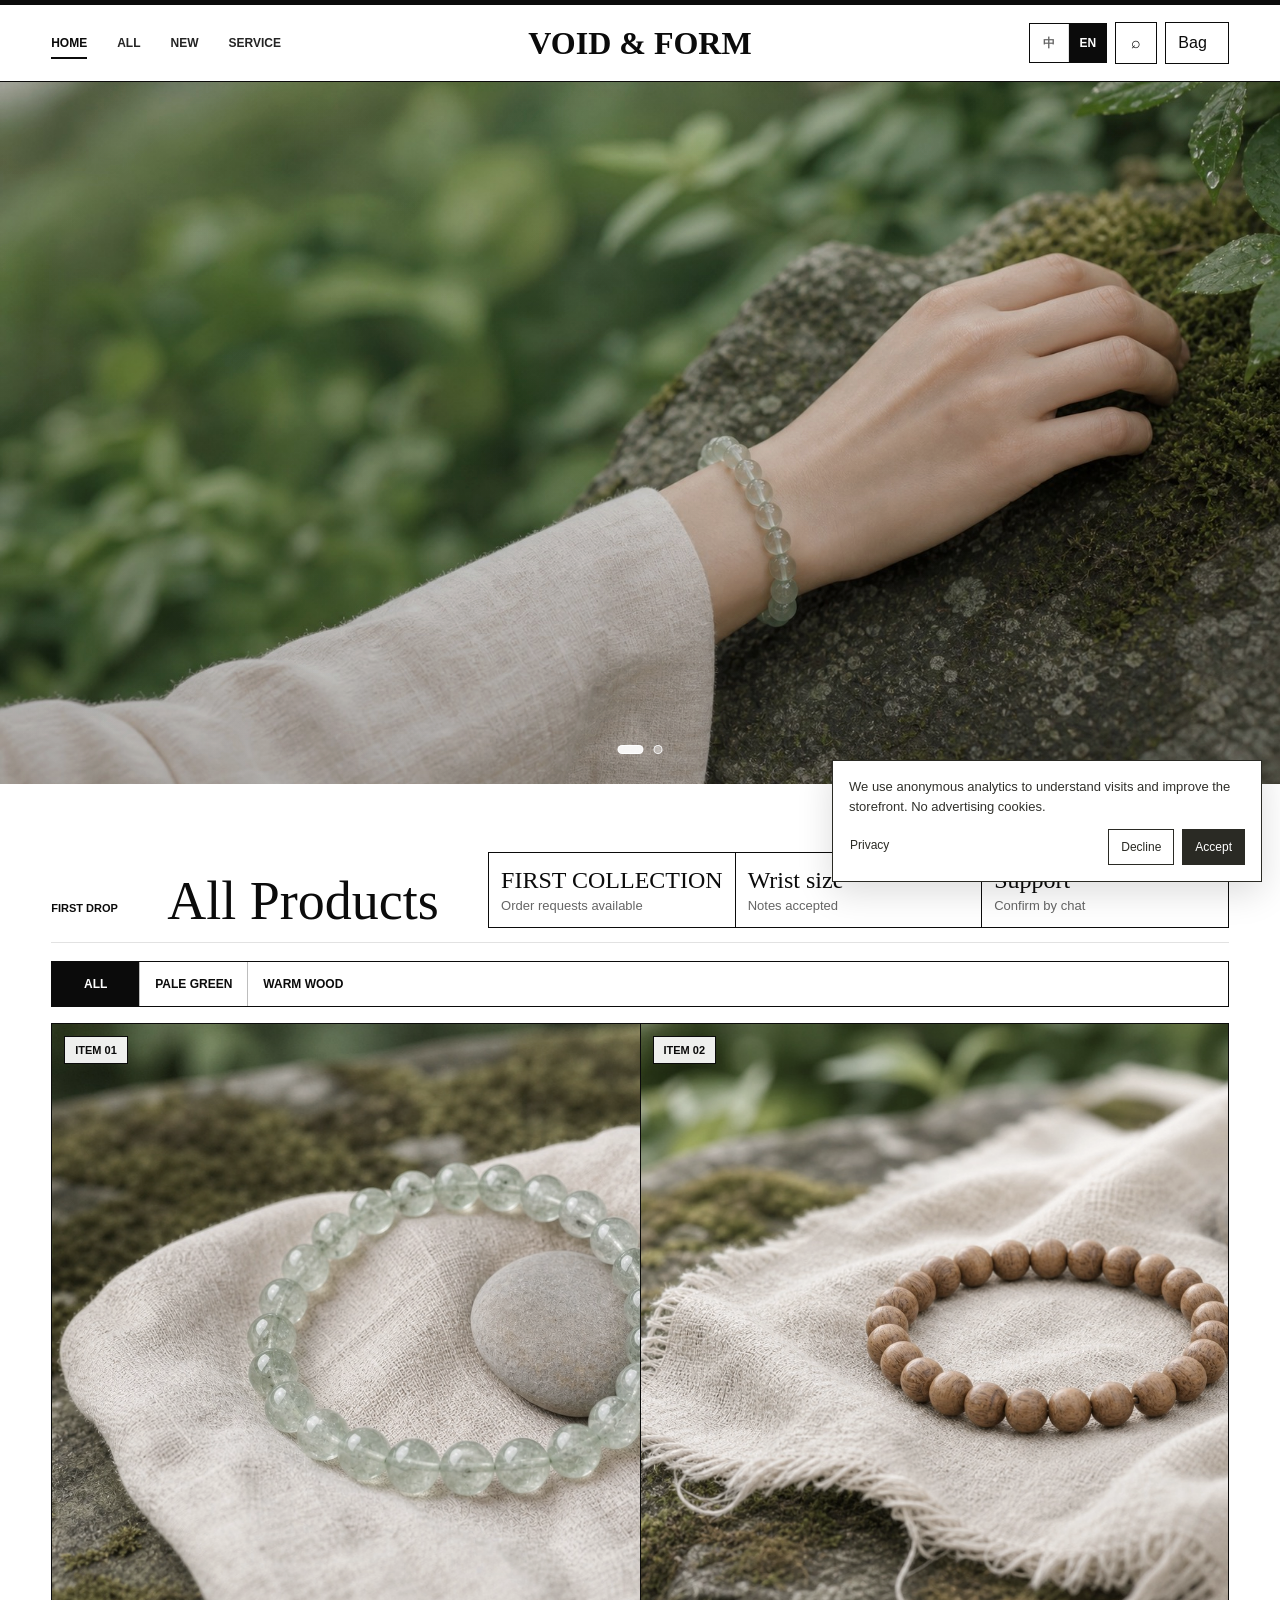
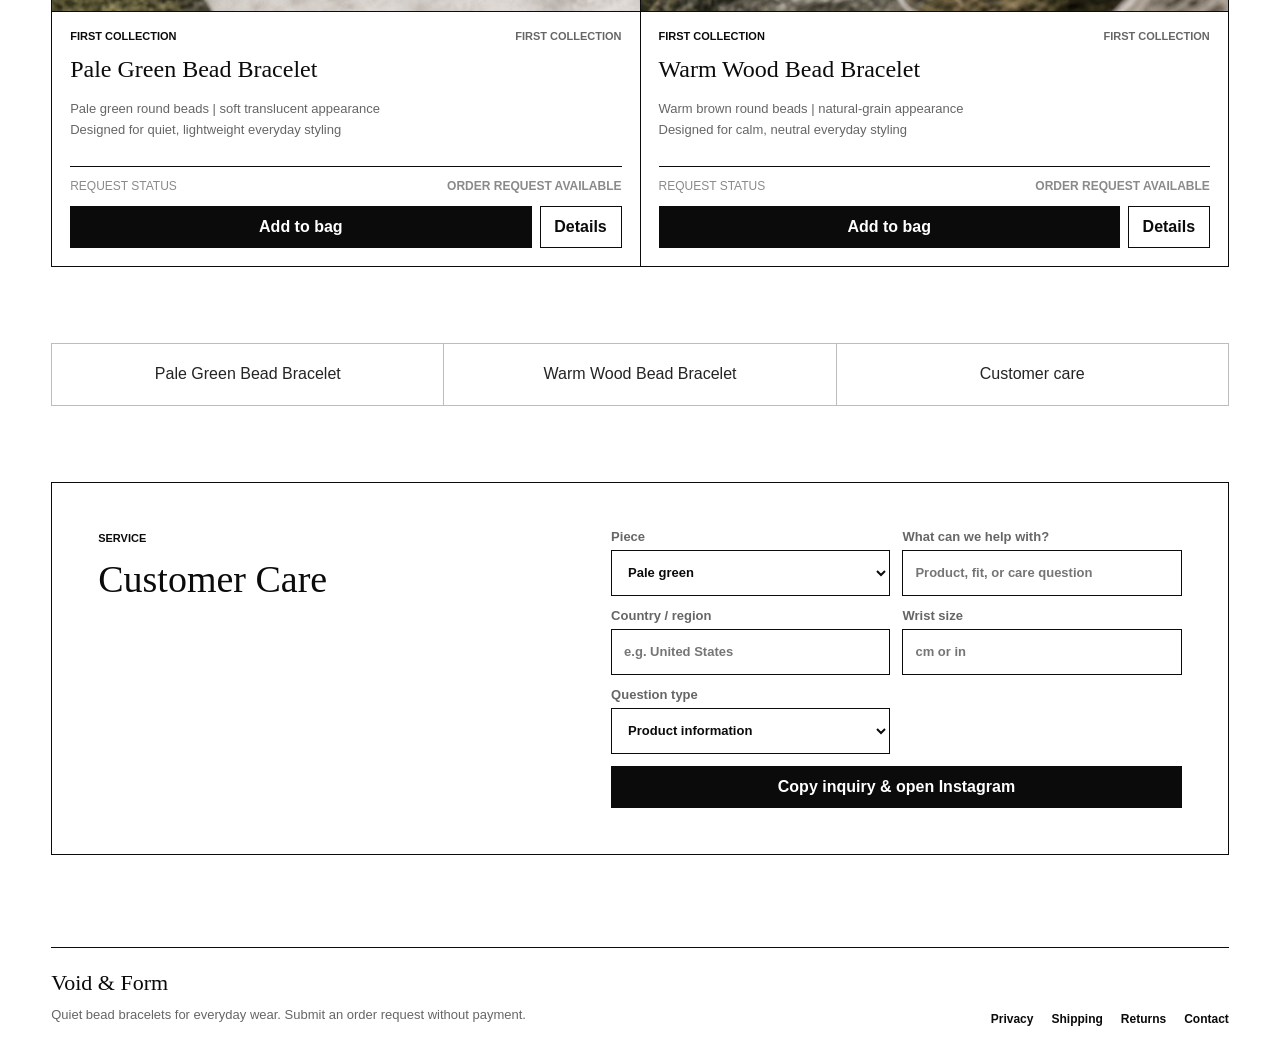
<file: index.html>
<!doctype html>
<html lang="en">
  <head>
    <meta charset="utf-8" />
    <meta name="viewport" content="width=device-width, initial-scale=1" />
    <link rel="icon" href="assets/favicon.svg" type="image/svg+xml" />
    <title>VOID &amp; FORM | Quiet Everyday Bracelets</title>
    <meta
      name="description"
      content="VOID &amp; FORM creates quiet pale-green and warm-wood bead bracelets for everyday wear."
    />
    <link rel="stylesheet" href="styles.css?v=foreign-4" />
  </head>
  <body>
    <header class="site-header" data-header>
      <a class="brand" href="#home" aria-label="VOID &amp; FORM home" data-i18n-aria-label="brandHome">
        <span class="brand-logo">
          <strong data-i18n="brandName">VOID &amp; FORM</strong>
        </span>
      </a>

      <nav class="main-nav" aria-label="Main navigation" data-i18n-aria-label="navLabel">
        <a href="#home" data-i18n="navShop">Home</a>
        <a href="#shop" data-i18n="navSets">All</a>
        <a href="#shop" data-i18n="navCare">New</a>
        <a href="#inquiry" data-i18n="navService">Contact</a>
      </nav>

      <div class="header-actions">
        <div class="language-switch" role="group" aria-label="语言 / Language">
          <button type="button" data-language="zh" aria-pressed="false">中</button>
          <button class="is-active" type="button" data-language="en" aria-pressed="true">EN</button>
        </div>
        <button class="icon-button" type="button" data-search-focus aria-label="搜索商品" data-i18n-aria-label="searchAria">
          <span aria-hidden="true">⌕</span>
        </button>
        <button class="cart-button" type="button" data-cart-open aria-label="Open shopping bag" data-i18n-aria-label="cartOpen">
          <span aria-hidden="true" data-i18n="bagIcon">Bag</span>
          <small data-cart-count hidden>0</small>
        </button>
      </div>
    </header>

    <main>
      <section class="intro-hero" id="home" aria-label="Homepage image carousel" data-i18n-aria-label="heroSliderLabel">
        <div class="intro-slider" aria-label="Homepage image carousel" data-i18n-aria-label="heroSliderLabel">
          <img class="intro-hero-image is-active" src="assets/product-pale-green-02.jpg" alt="A wrist wearing a pale green bead bracelet in soft outdoor light" data-hero-slide data-i18n-alt="introAltOne" />
          <img class="intro-hero-image" src="assets/product-warm-wood-02.jpg" alt="A wrist wearing a warm wood bead bracelet in a quiet mossy garden" data-hero-slide data-i18n-alt="introAltTwo" />
        </div>
        <div class="hero-dots" aria-label="切换首页图片" data-i18n-aria-label="heroDotsLabel">
          <button class="is-active" type="button" data-hero-dot="0" aria-label="第 1 张首页图片"></button>
          <button type="button" data-hero-dot="1" aria-label="第 2 张首页图片"></button>
        </div>
      </section>

      <section class="shop-shell" id="shop" aria-labelledby="shop-title">
        <aside class="shop-rail" aria-label="店铺信息" data-i18n-aria-label="shopInfo">
          <p class="eyebrow" data-i18n="launch">FIRST COLLECTION</p>
          <h1 id="shop-title" data-i18n="heroTitle">All Products</h1>

          <dl class="trust-list">
            <div>
              <dt data-i18n="pricePoint">FIRST COLLECTION</dt>
              <dd data-i18n="inStock">Order requests available</dd>
            </div>
            <div>
              <dt data-i18n="sevenDays">Wrist size</dt>
              <dd data-i18n="easyReturns">Ask customer care</dd>
            </div>
            <div>
              <dt data-i18n="servicePoint">Support</dt>
              <dd data-i18n="sizeAdvice">Instagram</dd>
            </div>
          </dl>
        </aside>

        <section class="commerce-panel" aria-label="商品选购" data-i18n-aria-label="commerceLabel">
          <div class="category-tabs" role="tablist" aria-label="拍品分类" data-i18n-aria-label="categoryLabel">
            <button class="tab is-active" type="button" data-category="all" data-i18n="categoryAll">All</button>
            <button class="tab" type="button" data-category="crystal" data-i18n="categoryCrystal">Pale green</button>
            <button class="tab" type="button" data-category="wood" data-i18n="categoryWood">Warm wood</button>
          </div>

          <div class="product-grid" data-product-grid></div>
          <p class="empty-state" data-empty data-i18n="empty" hidden>没有找到匹配的商品。</p>
        </section>
      </section>

      <section class="service-strip" id="service" aria-label="服务承诺" data-i18n-aria-label="serviceLabel">
        <span data-i18n="service1">Pale Green Bead Bracelet</span>
        <span data-i18n="service2">Warm Wood Bead Bracelet</span>
        <span data-i18n="service3">Customer care</span>
      </section>

      <section class="lead-section" id="inquiry" aria-labelledby="lead-title">
        <div>
          <p class="eyebrow" data-i18n="leadLabel">SERVICE</p>
          <h2 id="lead-title" data-i18n="leadTitle">Customer Care</h2>
        </div>
        <div class="lead-panel">
          <form class="lead-form" data-lead-form>
            <label>
              <span data-i18n="leadUse">Piece</span>
              <select name="use">
                <option value="GREEN" data-i18n="categoryCrystal">Pale green</option>
                <option value="WOOD" data-i18n="categoryWood">Warm wood</option>
              </select>
            </label>
            <label>
              <span data-i18n="leadBudget">What can we help with?</span>
              <input name="budget" type="text" placeholder="Product, fit, or care question" data-i18n-placeholder="leadBudgetPlaceholder" />
            </label>
            <label>
              <span data-i18n="leadCountry">Country / region</span>
              <input name="country" type="text" placeholder="e.g. United States" data-i18n-placeholder="leadCountryPlaceholder" required />
            </label>
            <label>
              <span data-i18n="leadWrist">Wrist size</span>
              <input name="wrist" type="text" placeholder="cm or in" data-i18n-placeholder="leadWristPlaceholder" />
            </label>
            <label>
              <span data-i18n="leadTiming">Question type</span>
              <select name="timing">
                <option value="product" data-i18n="leadTimingReady">Product information</option>
                <option value="care" data-i18n="leadTimingMonth">Fit and care</option>
                <option value="order" data-i18n="leadTimingCompare">Order and after-sales</option>
              </select>
            </label>
            <button class="primary-button" type="submit" data-save-lead data-i18n="leadSubmit">Copy inquiry &amp; open Instagram</button>
          </form>
        </div>
      </section>
    </main>

    <footer class="site-footer" aria-label="站点信息">
      <div>
        <strong data-i18n="footerBrand">VOID &amp; FORM</strong>
        <p data-i18n="footerNote">Quiet bead bracelets for everyday wear. You can submit an order request without payment.</p>
      </div>
      <nav aria-label="政策页面" data-i18n-aria-label="footerPolicyNav">
        <a href="privacy.html" data-i18n="footerPrivacy">隐私</a>
        <a href="shipping.html" data-i18n="footerShipping">物流</a>
        <a href="returns.html" data-i18n="footerReturns">退换</a>
        <a href="contact.html" data-i18n="footerContact">联系</a>
      </nav>
    </footer>

    <dialog class="product-dialog" data-product-dialog>
      <button class="icon-button dialog-close" type="button" data-dialog-close aria-label="关闭详情" data-i18n-aria-label="dialogClose">×</button>
      <div class="dialog-body" data-dialog-body></div>
    </dialog>

    <dialog class="cart-dialog" data-cart-dialog>
      <div class="cart-dialog-head">
        <h2 data-i18n="cartTitle">Shopping bag</h2>
        <button class="icon-button dialog-close" type="button" data-cart-close aria-label="Close shopping bag">×</button>
      </div>
      <div class="cart-items" data-cart-items></div>
      <p class="cart-note" data-cart-note></p>
      <button class="primary-button" type="button" data-order-request-open>Request this bracelet</button>
    </dialog>

    <dialog class="order-request-dialog" data-order-request-dialog>
      <div data-order-request-content></div>
    </dialog>

    <div class="toast" data-toast role="status" aria-live="polite"></div>

    <nav class="mobile-tabbar" aria-label="底部导航" data-i18n-aria-label="bottomNavLabel">
      <a href="#home"><span>⌂</span><strong data-i18n="bottomHome">首页</strong></a>
      <a href="#shop"><span>☰</span><strong data-i18n="bottomCategory">分类</strong></a>
      <a href="#shop"><span>▱</span><strong data-i18n="bottomCart">Bag</strong></a>
      <a href="#inquiry"><span>☏</span><strong data-i18n="bottomService">客服</strong></a>
    </nav>

    <script src="commerce.js?v=customer-2"></script>
    <script src="script.js?v=customer-2"></script>
  </body>
</html>
</file>
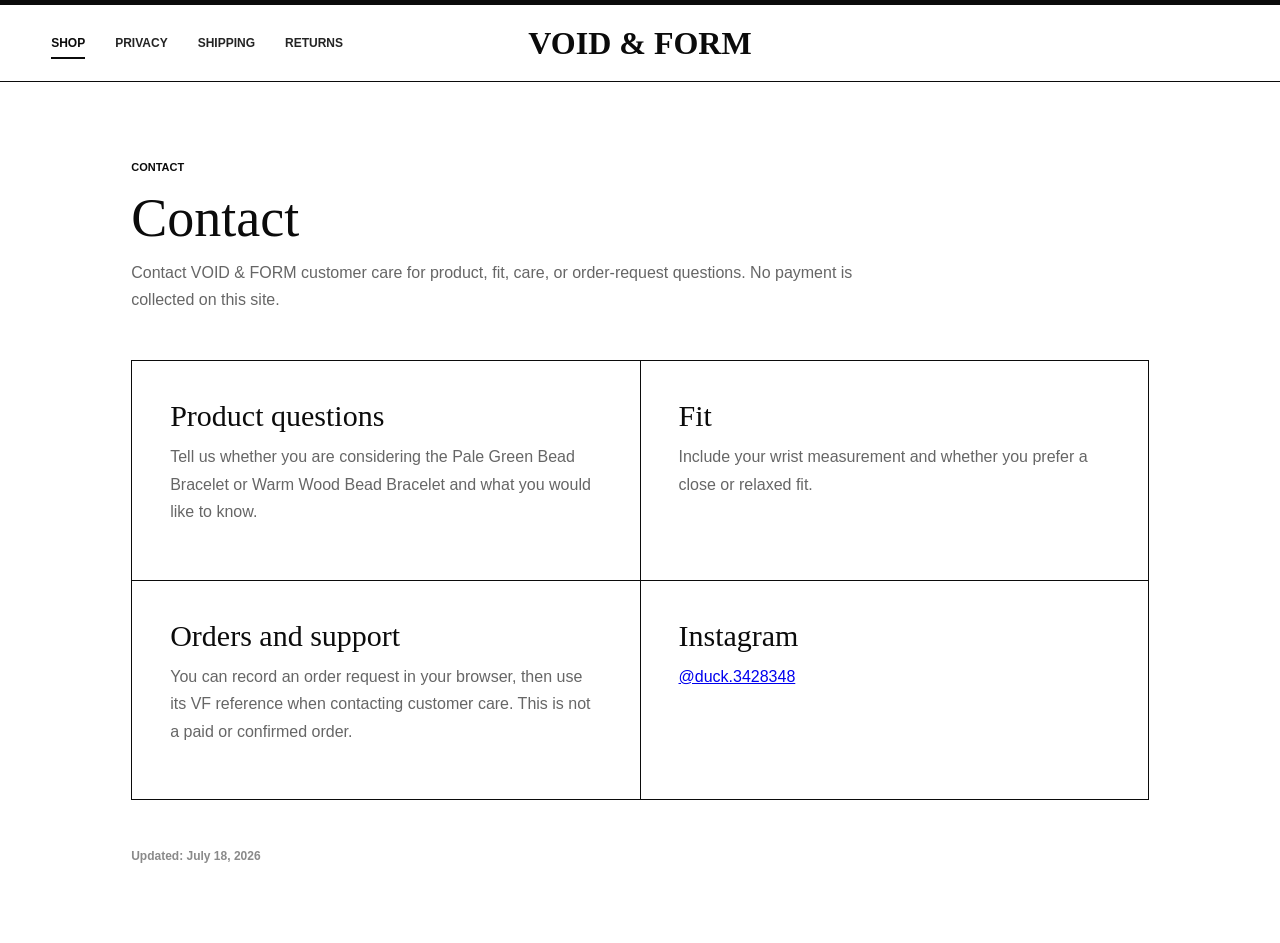
<file: contact.html>
<!doctype html>
<html lang="en">
  <head>
    <meta charset="utf-8" />
    <meta name="viewport" content="width=device-width, initial-scale=1" />
    <link rel="icon" href="assets/favicon.svg" type="image/svg+xml" />
    <title>Contact | VOID &amp; FORM</title>
    <meta name="description" content="Contact VOID &amp; FORM about pale-green and warm-wood bead bracelets." />
    <link rel="stylesheet" href="styles.css?v=customer-1" />
  </head>
  <body>
    <header class="site-header policy-header">
      <a class="brand" href="index.html?lang=en#home" aria-label="VOID &amp; FORM home">
        <span class="brand-logo"><strong>VOID &amp; FORM</strong></span>
      </a>
      <nav class="main-nav" aria-label="Policy navigation">
        <a href="index.html?lang=en#shop">Shop</a>
        <a href="privacy.html">Privacy</a>
        <a href="shipping.html">Shipping</a>
        <a href="returns.html">Returns</a>
      </nav>
    </header>
    <main class="policy-main">
      <section class="policy-hero">
        <p class="eyebrow">CONTACT</p>
        <h1>Contact</h1>
        <p>Contact VOID &amp; FORM customer care for product, fit, care, or order-request questions. No payment is collected on this site.</p>
      </section>
      <section class="policy-grid">
        <article>
          <h2>Product questions</h2>
          <p>Tell us whether you are considering the Pale Green Bead Bracelet or Warm Wood Bead Bracelet and what you would like to know.</p>
        </article>
        <article>
          <h2>Fit</h2>
          <p>Include your wrist measurement and whether you prefer a close or relaxed fit.</p>
        </article>
        <article>
          <h2>Orders and support</h2>
          <p>You can record an order request in your browser, then use its VF reference when contacting customer care. This is not a paid or confirmed order.</p>
        </article>
        <article>
          <h2>Instagram</h2>
          <p><a href="https://www.instagram.com/duck.3428348/" target="_blank" rel="noreferrer">@duck.3428348</a></p>
        </article>
      </section>
      <p class="policy-updated">Updated: July 18, 2026</p>
    </main>
  </body>
</html>
</file>
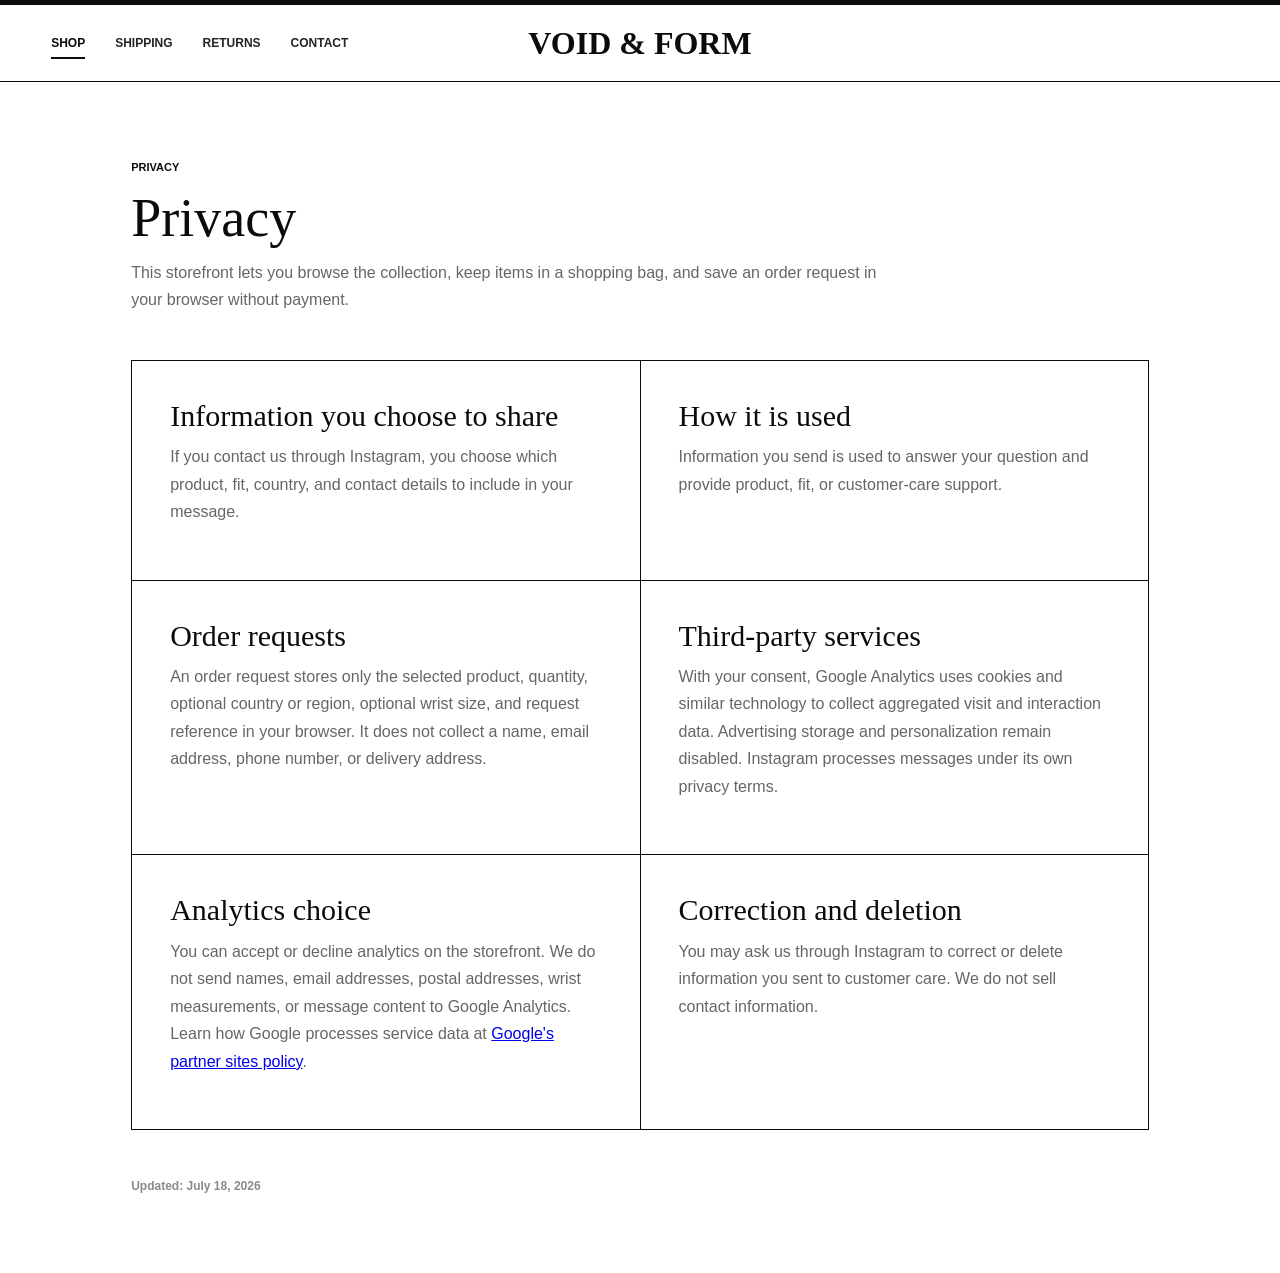
<file: privacy.html>
<!doctype html>
<html lang="en">
  <head>
    <meta charset="utf-8" />
    <meta name="viewport" content="width=device-width, initial-scale=1" />
    <link rel="icon" href="assets/favicon.svg" type="image/svg+xml" />
    <title>Privacy | VOID &amp; FORM</title>
    <meta name="description" content="How VOID &amp; FORM handles information used by this storefront and customer care." />
    <link rel="stylesheet" href="styles.css?v=customer-1" />
  </head>
  <body>
    <header class="site-header policy-header">
      <a class="brand" href="index.html?lang=en#home" aria-label="VOID &amp; FORM home">
        <span class="brand-logo"><strong>VOID &amp; FORM</strong></span>
      </a>
      <nav class="main-nav" aria-label="Policy navigation">
        <a href="index.html?lang=en#shop">Shop</a>
        <a href="shipping.html">Shipping</a>
        <a href="returns.html">Returns</a>
        <a href="contact.html">Contact</a>
      </nav>
    </header>
    <main class="policy-main">
      <section class="policy-hero">
        <p class="eyebrow">PRIVACY</p>
        <h1>Privacy</h1>
        <p>This storefront lets you browse the collection, keep items in a shopping bag, and save an order request in your browser without payment.</p>
      </section>
      <section class="policy-grid">
        <article>
          <h2>Information you choose to share</h2>
          <p>If you contact us through Instagram, you choose which product, fit, country, and contact details to include in your message.</p>
        </article>
        <article>
          <h2>How it is used</h2>
          <p>Information you send is used to answer your question and provide product, fit, or customer-care support.</p>
        </article>
        <article>
          <h2>Order requests</h2>
          <p>An order request stores only the selected product, quantity, optional country or region, optional wrist size, and request reference in your browser. It does not collect a name, email address, phone number, or delivery address.</p>
        </article>
        <article>
          <h2>Third-party services</h2>
          <p>With your consent, Google Analytics uses cookies and similar technology to collect aggregated visit and interaction data. Advertising storage and personalization remain disabled. Instagram processes messages under its own privacy terms.</p>
        </article>
        <article>
          <h2>Analytics choice</h2>
          <p>You can accept or decline analytics on the storefront. We do not send names, email addresses, postal addresses, wrist measurements, or message content to Google Analytics. Learn how Google processes service data at <a href="https://policies.google.com/technologies/partner-sites">Google's partner sites policy</a>.</p>
        </article>
        <article>
          <h2>Correction and deletion</h2>
          <p>You may ask us through Instagram to correct or delete information you sent to customer care. We do not sell contact information.</p>
        </article>
      </section>
      <p class="policy-updated">Updated: July 18, 2026</p>
    </main>
  </body>
</html>
</file>
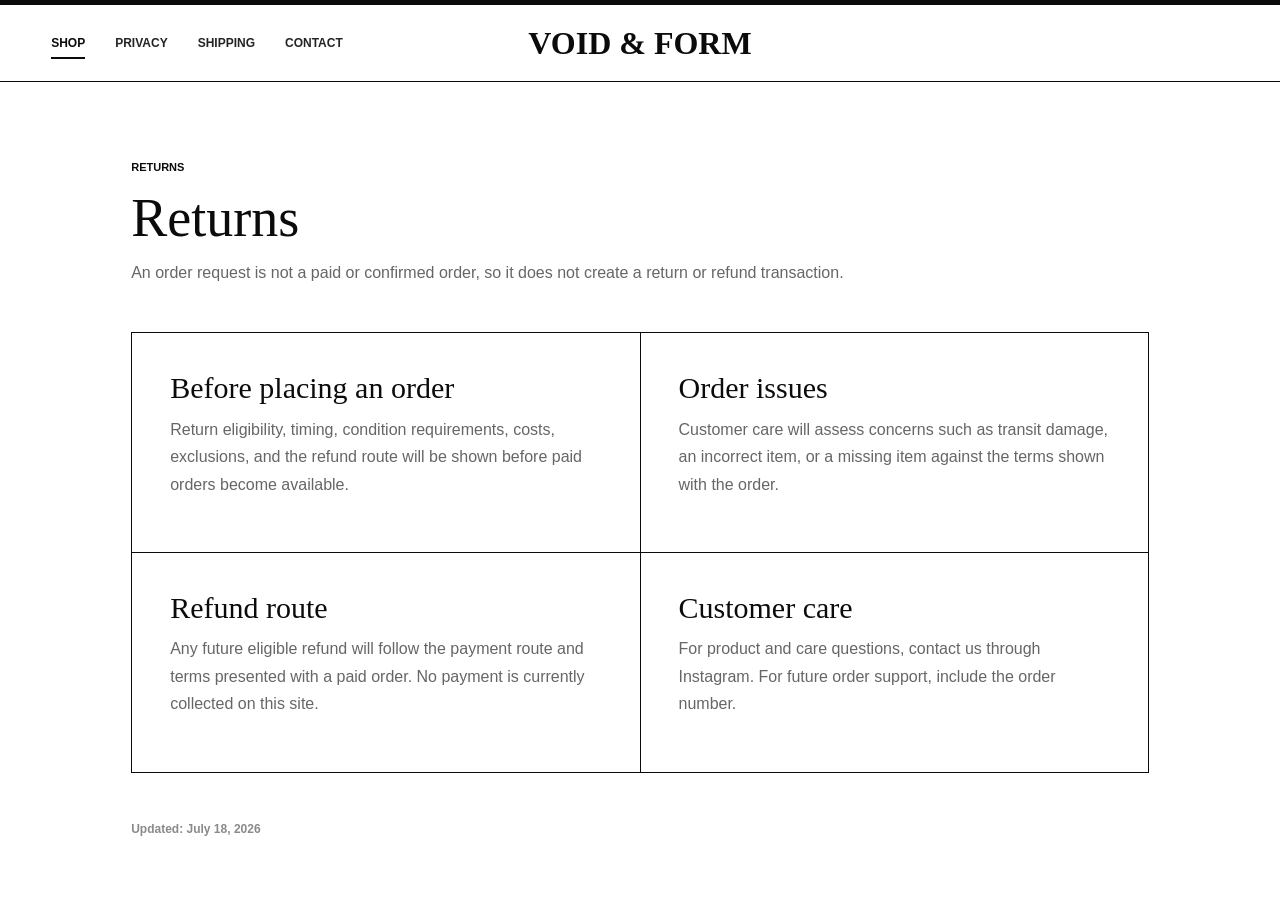
<file: returns.html>
<!doctype html>
<html lang="en">
  <head>
    <meta charset="utf-8" />
    <meta name="viewport" content="width=device-width, initial-scale=1" />
    <link rel="icon" href="assets/favicon.svg" type="image/svg+xml" />
    <title>Returns | VOID &amp; FORM</title>
    <meta name="description" content="Returns and after-sales information for VOID &amp; FORM customers." />
    <link rel="stylesheet" href="styles.css?v=customer-1" />
  </head>
  <body>
    <header class="site-header policy-header">
      <a class="brand" href="index.html?lang=en#home" aria-label="VOID &amp; FORM home">
        <span class="brand-logo"><strong>VOID &amp; FORM</strong></span>
      </a>
      <nav class="main-nav" aria-label="Policy navigation">
        <a href="index.html?lang=en#shop">Shop</a>
        <a href="privacy.html">Privacy</a>
        <a href="shipping.html">Shipping</a>
        <a href="contact.html">Contact</a>
      </nav>
    </header>
    <main class="policy-main">
      <section class="policy-hero">
        <p class="eyebrow">RETURNS</p>
        <h1>Returns</h1>
        <p>An order request is not a paid or confirmed order, so it does not create a return or refund transaction.</p>
      </section>
      <section class="policy-grid">
        <article>
          <h2>Before placing an order</h2>
          <p>Return eligibility, timing, condition requirements, costs, exclusions, and the refund route will be shown before paid orders become available.</p>
        </article>
        <article>
          <h2>Order issues</h2>
          <p>Customer care will assess concerns such as transit damage, an incorrect item, or a missing item against the terms shown with the order.</p>
        </article>
        <article>
          <h2>Refund route</h2>
          <p>Any future eligible refund will follow the payment route and terms presented with a paid order. No payment is currently collected on this site.</p>
        </article>
        <article>
          <h2>Customer care</h2>
          <p>For product and care questions, contact us through Instagram. For future order support, include the order number.</p>
        </article>
      </section>
      <p class="policy-updated">Updated: July 18, 2026</p>
    </main>
  </body>
</html>
</file>
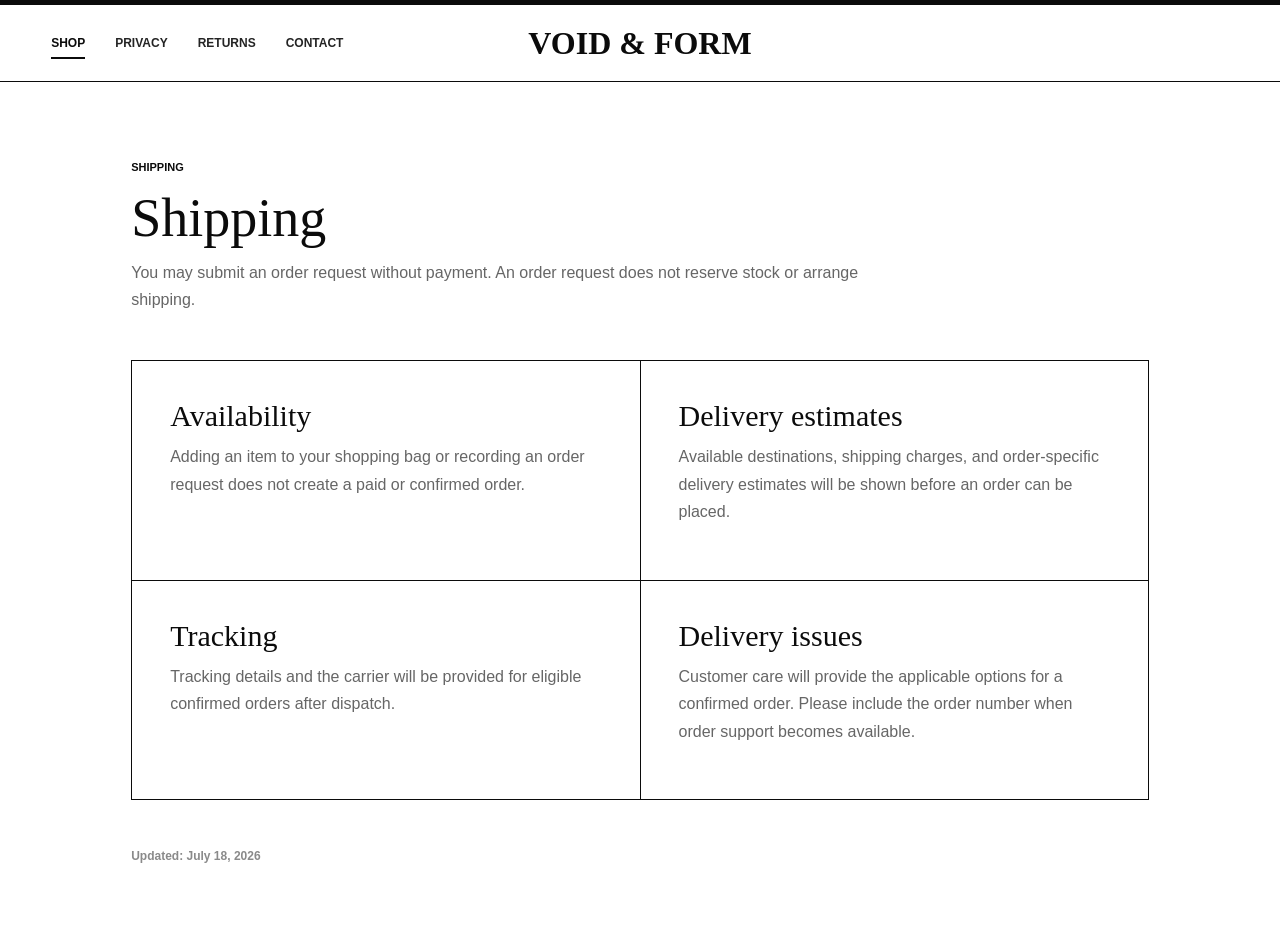
<file: shipping.html>
<!doctype html>
<html lang="en">
  <head>
    <meta charset="utf-8" />
    <meta name="viewport" content="width=device-width, initial-scale=1" />
    <link rel="icon" href="assets/favicon.svg" type="image/svg+xml" />
    <title>Shipping | VOID &amp; FORM</title>
    <meta name="description" content="Shipping information for VOID &amp; FORM customers." />
    <link rel="stylesheet" href="styles.css?v=customer-1" />
  </head>
  <body>
    <header class="site-header policy-header">
      <a class="brand" href="index.html?lang=en#home" aria-label="VOID &amp; FORM home">
        <span class="brand-logo"><strong>VOID &amp; FORM</strong></span>
      </a>
      <nav class="main-nav" aria-label="Policy navigation">
        <a href="index.html?lang=en#shop">Shop</a>
        <a href="privacy.html">Privacy</a>
        <a href="returns.html">Returns</a>
        <a href="contact.html">Contact</a>
      </nav>
    </header>
    <main class="policy-main">
      <section class="policy-hero">
        <p class="eyebrow">SHIPPING</p>
        <h1>Shipping</h1>
        <p>You may submit an order request without payment. An order request does not reserve stock or arrange shipping.</p>
      </section>
      <section class="policy-grid">
        <article>
          <h2>Availability</h2>
          <p>Adding an item to your shopping bag or recording an order request does not create a paid or confirmed order.</p>
        </article>
        <article>
          <h2>Delivery estimates</h2>
          <p>Available destinations, shipping charges, and order-specific delivery estimates will be shown before an order can be placed.</p>
        </article>
        <article>
          <h2>Tracking</h2>
          <p>Tracking details and the carrier will be provided for eligible confirmed orders after dispatch.</p>
        </article>
        <article>
          <h2>Delivery issues</h2>
          <p>Customer care will provide the applicable options for a confirmed order. Please include the order number when order support becomes available.</p>
        </article>
      </section>
      <p class="policy-updated">Updated: July 18, 2026</p>
    </main>
  </body>
</html>
</file>
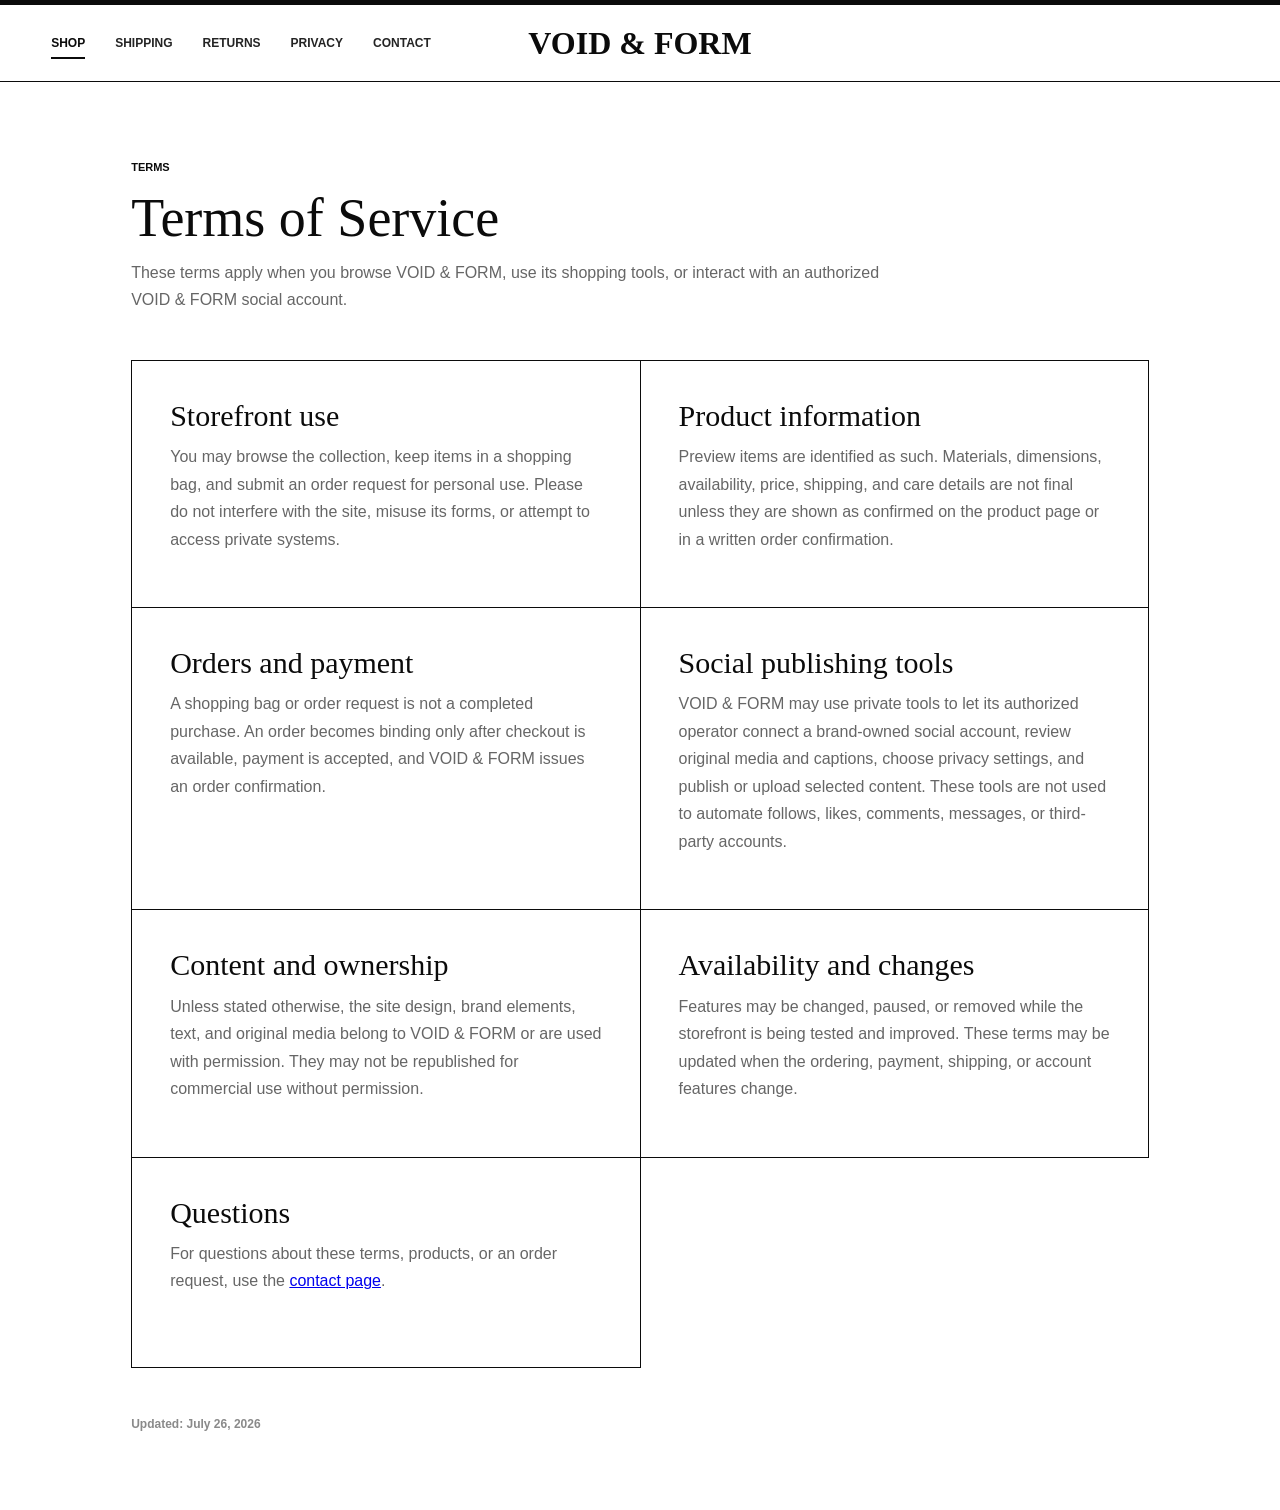
<file: terms.html>
<!doctype html>
<html lang="en">
  <head>
    <meta charset="utf-8" />
    <meta name="viewport" content="width=device-width, initial-scale=1" />
    <link rel="icon" href="assets/favicon.svg" type="image/svg+xml" />
    <title>Terms | VOID &amp; FORM</title>
    <meta
      name="description"
      content="Terms for using the VOID &amp; FORM storefront and its authorized social publishing tools."
    />
    <link rel="stylesheet" href="styles.css?v=customer-1" />
  </head>
  <body>
    <header class="site-header policy-header">
      <a class="brand" href="index.html?lang=en#home" aria-label="VOID &amp; FORM home">
        <span class="brand-logo"><strong>VOID &amp; FORM</strong></span>
      </a>
      <nav class="main-nav" aria-label="Policy navigation">
        <a href="index.html?lang=en#shop">Shop</a>
        <a href="shipping.html">Shipping</a>
        <a href="returns.html">Returns</a>
        <a href="privacy.html">Privacy</a>
        <a href="contact.html">Contact</a>
      </nav>
    </header>
    <main class="policy-main">
      <section class="policy-hero">
        <p class="eyebrow">TERMS</p>
        <h1>Terms of Service</h1>
        <p>These terms apply when you browse VOID &amp; FORM, use its shopping tools, or interact with an authorized VOID &amp; FORM social account.</p>
      </section>
      <section class="policy-grid">
        <article>
          <h2>Storefront use</h2>
          <p>You may browse the collection, keep items in a shopping bag, and submit an order request for personal use. Please do not interfere with the site, misuse its forms, or attempt to access private systems.</p>
        </article>
        <article>
          <h2>Product information</h2>
          <p>Preview items are identified as such. Materials, dimensions, availability, price, shipping, and care details are not final unless they are shown as confirmed on the product page or in a written order confirmation.</p>
        </article>
        <article>
          <h2>Orders and payment</h2>
          <p>A shopping bag or order request is not a completed purchase. An order becomes binding only after checkout is available, payment is accepted, and VOID &amp; FORM issues an order confirmation.</p>
        </article>
        <article>
          <h2>Social publishing tools</h2>
          <p>VOID &amp; FORM may use private tools to let its authorized operator connect a brand-owned social account, review original media and captions, choose privacy settings, and publish or upload selected content. These tools are not used to automate follows, likes, comments, messages, or third-party accounts.</p>
        </article>
        <article>
          <h2>Content and ownership</h2>
          <p>Unless stated otherwise, the site design, brand elements, text, and original media belong to VOID &amp; FORM or are used with permission. They may not be republished for commercial use without permission.</p>
        </article>
        <article>
          <h2>Availability and changes</h2>
          <p>Features may be changed, paused, or removed while the storefront is being tested and improved. These terms may be updated when the ordering, payment, shipping, or account features change.</p>
        </article>
        <article>
          <h2>Questions</h2>
          <p>For questions about these terms, products, or an order request, use the <a href="contact.html">contact page</a>.</p>
        </article>
      </section>
      <p class="policy-updated">Updated: July 26, 2026</p>
    </main>
  </body>
</html>
</file>
<file: styles.css>
:root {
  --ink: #0b0b0b;
  --ink-soft: #242424;
  --muted: #666666;
  --faint: #8a8a8a;
  --line: #e2e2e2;
  --line-dark: #bdbdbd;
  --paper: #ffffff;
  --panel: #ffffff;
  --accent: #0b0b0b;
  --teal: #0b0b0b;
  --gold: #8c7a45;
  --shadow: 0 18px 44px rgba(0, 0, 0, 0.08);
  --serif: Georgia, "Times New Roman", "Songti SC", "STSong", "Noto Serif CJK SC", serif;
  --sans: -apple-system, BlinkMacSystemFont, "Segoe UI", "PingFang SC", "Hiragino Sans GB",
    "Microsoft YaHei", sans-serif;
}

* {
  box-sizing: border-box;
}

html {
  scroll-behavior: smooth;
  scroll-padding-top: 94px;
}

body {
  margin: 0;
  color: var(--ink);
  background: var(--paper);
  font-family: var(--sans);
  padding-bottom: 0;
}

button,
input,
select {
  font: inherit;
}

button {
  cursor: pointer;
}

img {
  display: block;
  max-width: 100%;
}

.site-header {
  position: sticky;
  top: 0;
  z-index: 20;
  display: grid;
  grid-template-columns: 1fr auto 1fr;
  align-items: center;
  gap: 22px;
  min-height: 82px;
  padding: 10px clamp(18px, 4vw, 52px);
  border-top: 5px solid var(--ink);
  border-bottom: 1px solid var(--ink);
  background: rgba(255, 255, 255, 0.96);
  backdrop-filter: blur(12px);
}

.brand {
  grid-column: 2;
  display: inline-grid;
  place-items: center;
  color: inherit;
  text-decoration: none;
}

.brand-logo {
  display: grid;
  place-items: center;
  min-width: 96px;
}

.brand strong {
  display: block;
}

.brand strong {
  font-family: var(--serif);
  font-size: 32px;
  font-weight: 600;
  letter-spacing: 0;
  line-height: 1;
  text-align: center;
  text-indent: 0;
  white-space: nowrap;
}

.main-nav {
  grid-column: 1;
  grid-row: 1;
  display: flex;
  justify-content: start;
  gap: clamp(14px, 2.4vw, 30px);
}

.main-nav a {
  position: relative;
  color: var(--ink-soft);
  font-size: 12px;
  font-weight: 700;
  letter-spacing: 0;
  text-decoration: none;
  text-transform: uppercase;
}

.main-nav a::after {
  position: absolute;
  right: 0;
  bottom: -9px;
  left: 0;
  height: 2px;
  content: "";
  background: currentColor;
  opacity: 0;
  transform: scaleX(0.35);
  transition:
    opacity 180ms ease,
    transform 180ms ease;
}

.main-nav a:hover,
.main-nav a:first-child {
  color: var(--ink);
}

.main-nav a:hover::after,
.main-nav a:first-child::after {
  opacity: 1;
  transform: scaleX(1);
}

.header-actions {
  grid-column: 3;
  grid-row: 1;
  display: flex;
  align-items: center;
  justify-content: end;
  gap: 8px;
}

.language-switch {
  display: grid;
  grid-template-columns: repeat(2, 38px);
  border: 1px solid var(--ink);
  background: var(--panel);
}

.language-switch button {
  width: 38px;
  height: 38px;
  padding: 0;
  border: 0;
  color: var(--muted);
  background: transparent;
  font-size: 12px;
  font-weight: 700;
}

.language-switch button + button {
  border-left: 1px solid var(--line);
}

.language-switch button.is-active {
  color: var(--panel);
  background: var(--ink);
}

.icon-button,
.cart-button {
  display: inline-grid;
  place-items: center;
  min-width: 42px;
  height: 42px;
  border: 1px solid var(--ink);
  color: var(--ink);
  background: var(--panel);
}

.icon-button:hover,
.cart-button:hover,
.secondary-button:hover,
.quick-button:hover {
  border-color: var(--ink);
}

.cart-button {
  grid-template-columns: auto auto;
  gap: 9px;
  padding: 0 12px;
  text-decoration: none;
}

.cart-count {
  display: grid;
  place-items: center;
  min-width: 22px;
  height: 22px;
  color: var(--panel);
  background: var(--ink);
  font-size: 12px;
  font-weight: 700;
}

main {
  padding: 0 clamp(18px, 4vw, 52px) clamp(36px, 5vw, 68px);
}

.intro-hero {
  position: relative;
  isolation: isolate;
  display: grid;
  align-items: center;
  min-height: min(78vh, 760px);
  margin: 0 calc(-1 * clamp(18px, 4vw, 52px)) clamp(28px, 5vw, 58px);
  overflow: hidden;
  color: var(--panel);
  background: var(--ink);
}

.intro-hero::after {
  position: absolute;
  inset: 0;
  z-index: -1;
  content: "";
  background:
    linear-gradient(90deg, rgba(0, 0, 0, 0.04) 0%, rgba(0, 0, 0, 0.02) 52%, rgba(0, 0, 0, 0.08) 100%),
    linear-gradient(180deg, rgba(0, 0, 0, 0.02), rgba(0, 0, 0, 0.16));
}

.intro-slider {
  position: absolute;
  inset: 0;
  z-index: -2;
  overflow: hidden;
}

.intro-hero-image {
  position: absolute;
  inset: 0;
  width: 100%;
  height: 100%;
  object-fit: cover;
  object-position: 66% center;
  opacity: 0;
  filter: saturate(1.02) contrast(1.04);
  transform: scale(1.02);
  transition:
    opacity 900ms ease,
    transform 1800ms ease;
}

.intro-hero-image.is-active {
  opacity: 1;
  transform: scale(1);
}

.intro-copy {
  display: grid;
  gap: 22px;
  width: min(720px, calc(100% - 36px));
  margin-left: clamp(22px, 7vw, 96px);
  padding: clamp(48px, 8vw, 110px) 0;
}

.intro-copy .eyebrow,
.intro-copy p,
.intro-copy h1 {
  color: var(--panel);
}

.intro-copy h1 {
  max-width: 8.6em;
  margin: 0;
  font-size: clamp(48px, 8vw, 96px);
  line-height: 0.96;
}

.intro-copy > p:not(.eyebrow) {
  max-width: 34rem;
  margin: 0;
  color: rgba(255, 255, 255, 0.82);
  font-size: 17px;
}

.intro-entries {
  display: grid;
  grid-template-columns: repeat(4, minmax(0, 1fr));
  width: min(680px, 100%);
  border-top: 1px solid rgba(255, 255, 255, 0.72);
  border-left: 1px solid rgba(255, 255, 255, 0.72);
}

.intro-entries a {
  display: grid;
  place-items: center;
  min-height: 54px;
  padding: 0 14px;
  border-right: 1px solid rgba(255, 255, 255, 0.72);
  border-bottom: 1px solid rgba(255, 255, 255, 0.72);
  color: var(--panel);
  font-size: 13px;
  font-weight: 900;
  text-align: center;
  text-decoration: none;
}

.intro-entries a:hover {
  color: var(--ink);
  background: rgba(255, 255, 255, 0.92);
}

.intro-note {
  position: absolute;
  right: clamp(18px, 4vw, 54px);
  bottom: clamp(18px, 4vw, 48px);
  display: flex;
  gap: 18px;
  color: rgba(255, 255, 255, 0.76);
  font-size: 12px;
  font-weight: 900;
  letter-spacing: 0;
}

.hero-dots {
  position: absolute;
  bottom: 30px;
  left: 50%;
  display: flex;
  gap: 10px;
  transform: translateX(-50%);
}

.hero-dots button {
  width: 9px;
  height: 9px;
  padding: 0;
  border: 1px solid rgba(255, 255, 255, 0.86);
  border-radius: 999px;
  background: rgba(255, 255, 255, 0.38);
  cursor: pointer;
}

.hero-dots button.is-active {
  width: 26px;
  background: rgba(255, 255, 255, 0.92);
}

.shop-shell {
  display: grid;
  grid-template-columns: 1fr;
  gap: 18px;
  align-items: start;
  min-height: auto;
}

.shop-rail {
  position: static;
  display: flex;
  align-items: end;
  justify-content: space-between;
  gap: 18px;
  padding: 10px 0 14px;
  border-top: 0;
  border-bottom: 1px solid var(--line);
}

.eyebrow {
  margin: 0 0 10px;
  color: var(--ink);
  font-size: 11px;
  font-weight: 800;
  letter-spacing: 0;
  text-transform: uppercase;
}

h1,
h2,
h3,
p {
  margin-top: 0;
}

h1,
h2,
h3 {
  font-family: var(--serif);
  font-weight: 500;
  letter-spacing: 0;
}

h1 {
  max-width: 8.8em;
  margin-bottom: 0;
  font-size: clamp(34px, 4.5vw, 54px);
  line-height: 1;
}

h2 {
  margin-bottom: 10px;
  font-size: 38px;
  line-height: 1.14;
}

h3 {
  margin-bottom: 8px;
  font-size: 20px;
  line-height: 1.22;
}

p {
  color: var(--muted);
  line-height: 1.72;
}

.shop-rail > p {
  max-width: 32rem;
}

.hero-visual {
  overflow: hidden;
  border: 1px solid var(--ink);
  background: #f3f3f3;
}

.hero-visual img {
  width: 100%;
  aspect-ratio: 4 / 3;
  object-fit: cover;
  filter: grayscale(0.08) saturate(0.72) contrast(1.08);
}

.trust-list {
  display: grid;
  grid-template-columns: repeat(3, 1fr);
  gap: 0;
  margin: 0;
  border-top: 1px solid var(--ink);
  border-left: 1px solid var(--ink);
}

.trust-list div {
  padding: 14px 12px;
  border-right: 1px solid var(--ink);
  border-bottom: 1px solid var(--ink);
  background: var(--panel);
}

.trust-list dt {
  font-family: var(--serif);
  font-size: 24px;
  font-weight: 500;
}

.trust-list dd {
  margin: 4px 0 0;
  color: var(--muted);
  font-size: 13px;
}

.commerce-panel {
  display: grid;
  gap: 16px;
  padding-top: 0;
}

.toolbar {
  display: grid;
  grid-template-columns: minmax(0, 1fr) auto;
  gap: 12px;
  align-items: center;
  padding-bottom: 16px;
  border-bottom: 1px solid var(--ink);
}

.search-field {
  display: grid;
  grid-template-columns: auto 1fr;
  align-items: center;
  gap: 10px;
  min-height: 48px;
  padding: 0 15px;
  border: 1px solid var(--ink);
  background: var(--panel);
}

.search-field input {
  width: 100%;
  border: 0;
  outline: 0;
  background: transparent;
  color: var(--ink);
}

.sort-wrap {
  display: grid;
  grid-template-columns: auto auto;
  align-items: center;
  gap: 10px;
  min-height: 48px;
  padding: 0 14px;
  border: 1px solid var(--ink);
  background: var(--panel);
  color: var(--muted);
  font-size: 14px;
}

.sort-wrap select {
  border: 0;
  outline: 0;
  background: transparent;
  color: var(--ink);
}

.category-tabs {
  display: flex;
  gap: 0;
  overflow-x: auto;
  border: 1px solid var(--ink);
  background: var(--panel);
}

.tab {
  min-width: 88px;
  min-height: 44px;
  padding: 0 15px;
  border: 0;
  border-right: 1px solid var(--line-dark);
  background: transparent;
  color: var(--ink);
  font-size: 12px;
  font-weight: 700;
  letter-spacing: 0;
  text-transform: uppercase;
  white-space: nowrap;
}

.tab:last-child {
  border-right: 0;
}

.tab.is-active {
  color: var(--panel);
  background: var(--ink);
}

.product-grid {
  display: grid;
  grid-template-columns: repeat(2, minmax(0, 1fr));
  border-top: 1px solid var(--ink);
  border-left: 1px solid var(--ink);
}

.product-card {
  display: grid;
  grid-template-rows: auto 1fr;
  min-height: 100%;
  border-right: 1px solid var(--ink);
  border-bottom: 1px solid var(--ink);
  background: var(--panel);
}

.product-card figure {
  position: relative;
  margin: 0;
  overflow: hidden;
  border-bottom: 1px solid var(--ink);
  background: #f1f1f1;
}

.product-card img {
  width: 100%;
  aspect-ratio: 1 / 1;
  object-fit: cover;
  filter: grayscale(0.06) saturate(0.78) contrast(1.04);
  transition:
    filter 200ms ease,
    transform 260ms ease;
}

.product-card:hover img {
  filter: grayscale(0) saturate(0.92) contrast(1.06);
  transform: scale(1.018);
}

.badge {
  display: inline-block;
  width: fit-content;
  border: 1px solid var(--ink);
  padding: 7px 10px;
  color: var(--ink);
  background: rgba(255, 255, 255, 0.92);
  font-size: 11px;
  font-weight: 800;
  letter-spacing: 0;
  text-transform: uppercase;
}

.product-card figure .badge {
  position: absolute;
  top: 12px;
  left: 12px;
}

.product-card-body {
  display: grid;
  grid-template-rows: auto auto 1fr auto auto;
  gap: 13px;
  padding: 18px;
}

.lot-kicker {
  display: flex;
  justify-content: space-between;
  gap: 12px;
  color: var(--ink);
  font-size: 11px;
  font-weight: 800;
  letter-spacing: 0;
  text-transform: uppercase;
}

.lot-kicker span:last-child {
  color: var(--muted);
  text-align: right;
}

.product-title-row {
  display: block;
}

.product-title-row h3 {
  margin: 0;
  min-width: 0;
  overflow-wrap: anywhere;
  font-size: 24px;
}

.price {
  color: var(--ink);
  font-family: var(--serif);
  font-size: 21px;
  font-weight: 500;
  white-space: nowrap;
}

.meta {
  color: var(--muted);
  font-size: 13px;
  line-height: 1.62;
}

.estimate-row {
  display: flex;
  align-items: baseline;
  justify-content: space-between;
  gap: 12px;
  padding-top: 12px;
  border-top: 1px solid var(--ink);
  color: var(--faint);
  font-size: 12px;
  text-transform: uppercase;
}

.card-actions {
  display: grid;
  grid-template-columns: 1fr auto;
  gap: 8px;
}

.secondary-button,
.primary-button,
.quick-button {
  min-height: 42px;
  border-radius: 0;
  font-weight: 800;
}

.secondary-button,
.primary-button {
  padding: 0 15px;
}

.primary-button {
  display: inline-flex;
  align-items: center;
  justify-content: center;
  border: 1px solid var(--ink);
  color: var(--panel);
  background: var(--ink);
  text-align: center;
  text-decoration: none;
}

.primary-button:hover {
  border-color: var(--ink);
  color: var(--ink);
  background: var(--panel);
}

.secondary-button {
  color: var(--ink);
  border: 1px solid var(--ink);
  background: var(--panel);
}

.quick-button {
  min-width: 82px;
  padding: 0 12px;
  border: 1px solid var(--ink);
  background: var(--panel);
  color: var(--ink);
}

.empty-state {
  padding: 34px;
  border: 1px dashed var(--line-dark);
  text-align: center;
}

.collection-band,
.finder-section,
.model-grid,
.subscription-band,
.lead-section,
.content-grid,
.service-strip {
  margin-top: clamp(38px, 6vw, 76px);
}

.finder-section {
  display: grid;
  grid-template-columns: minmax(280px, 0.8fr) minmax(0, 1.2fr);
  gap: 0;
  border: 1px solid var(--ink);
}

.finder-copy,
.finder-tool {
  padding: clamp(24px, 4vw, 44px);
}

.finder-copy {
  border-right: 1px solid var(--ink);
  background: var(--panel);
}

.finder-tool {
  display: grid;
  gap: 18px;
  background: #f7f7f7;
}

.finder-options {
  display: grid;
  grid-template-columns: repeat(4, 1fr);
  border-top: 1px solid var(--ink);
  border-left: 1px solid var(--ink);
}

.finder-options button {
  min-height: 46px;
  border: 0;
  border-right: 1px solid var(--ink);
  border-bottom: 1px solid var(--ink);
  background: var(--panel);
  color: var(--ink);
  font-weight: 800;
}

.finder-options button.is-active {
  background: var(--ink);
  color: var(--panel);
}

.fit-result {
  display: grid;
  gap: 12px;
  padding: 20px;
  border: 1px solid var(--ink);
  background: var(--panel);
}

.fit-result h3 {
  margin: 0;
  font-size: 28px;
}

.model-grid {
  display: grid;
  grid-template-columns: 1.15fr repeat(4, 1fr);
  border-top: 1px solid var(--ink);
  border-left: 1px solid var(--ink);
}

.model-heading,
.model-grid article {
  min-height: 230px;
  padding: 24px;
  border-right: 1px solid var(--ink);
  border-bottom: 1px solid var(--ink);
  background: var(--panel);
}

.model-heading {
  background: var(--ink);
}

.model-heading h2,
.model-heading .eyebrow {
  color: var(--panel);
}

.model-grid article span {
  display: block;
  margin-bottom: 40px;
  font-family: var(--serif);
  font-size: 28px;
}

.model-grid article h3 {
  font-size: 22px;
}

.subscription-band {
  display: grid;
  grid-template-columns: minmax(0, 1fr) auto;
  gap: 24px;
  align-items: end;
  padding: clamp(26px, 4vw, 46px);
  border: 1px solid var(--ink);
  background: #f6f6f6;
}

.subscription-band h2 {
  font-size: 44px;
}

.subscription-band p {
  max-width: 54rem;
}

.lead-section {
  display: grid;
  grid-template-columns: minmax(0, 0.9fr) minmax(320px, 1.1fr);
  gap: clamp(22px, 4vw, 46px);
  align-items: start;
  padding: clamp(26px, 4vw, 46px);
  border: 1px solid var(--ink);
  background: var(--panel);
}

.lead-panel {
  display: grid;
  gap: 12px;
}

.lead-form {
  display: grid;
  grid-template-columns: 1fr 1fr;
  gap: 12px;
}

.lead-form label {
  display: grid;
  gap: 6px;
  color: var(--muted);
  font-size: 13px;
  font-weight: 800;
}

.lead-form input,
.lead-form select {
  min-height: 46px;
  width: 100%;
  border: 1px solid var(--ink);
  border-radius: 0;
  padding: 0 12px;
  background: var(--panel);
  color: var(--ink);
}

.lead-form button {
  grid-column: 1 / -1;
}

.lead-tools {
  display: flex;
  align-items: center;
  justify-content: space-between;
  gap: 12px;
  min-height: 52px;
  padding: 8px 10px 8px 14px;
  border: 1px solid var(--ink);
  background: #f7f7f7;
}

.lead-tools p {
  margin: 0;
  color: var(--ink);
  font-size: 13px;
  font-weight: 800;
}

.lead-tools .secondary-button {
  min-height: 38px;
  padding: 0 12px;
}

.collection-band {
  position: relative;
  display: grid;
  grid-template-columns: minmax(0, 1fr) auto;
  gap: 24px;
  align-items: end;
  overflow: hidden;
  min-height: 360px;
  padding: clamp(28px, 5vw, 52px);
  border: 1px solid var(--ink);
  color: var(--panel);
  background:
    linear-gradient(90deg, rgba(0, 0, 0, 0.94), rgba(0, 0, 0, 0.62) 48%, rgba(0, 0, 0, 0.14)),
    url("assets/set-still-life.svg") center right / cover;
}

.collection-band p,
.collection-band .eyebrow {
  color: rgba(255, 255, 255, 0.8);
}

.collection-band h2 {
  max-width: 680px;
  color: var(--panel);
}

.collection-band .primary-button {
  color: var(--ink);
  border-color: var(--panel);
  background: var(--panel);
}

.content-grid {
  display: grid;
  grid-template-columns: 1.1fr repeat(3, 1fr);
  border-top: 1px solid var(--line-dark);
  border-left: 1px solid var(--line-dark);
}

.content-grid > div,
.content-grid article {
  min-height: 220px;
  padding: 24px;
  border-right: 1px solid var(--line-dark);
  border-bottom: 1px solid var(--line-dark);
  background: var(--panel);
}

.content-grid > div {
  background: var(--ink);
}

.content-grid > div h2,
.content-grid > div .eyebrow {
  color: var(--panel);
}

.content-grid article h3 {
  font-size: 21px;
}

.service-strip {
  display: grid;
  grid-template-columns: repeat(3, 1fr);
  border-top: 1px solid var(--line-dark);
  border-left: 1px solid var(--line-dark);
  background: var(--panel);
}

.service-strip span {
  display: grid;
  place-items: center;
  min-height: 62px;
  padding: 0 16px;
  border-right: 1px solid var(--line-dark);
  border-bottom: 1px solid var(--line-dark);
  color: var(--ink-soft);
  text-align: center;
}

.site-footer {
  display: grid;
  grid-template-columns: minmax(0, 1fr) auto;
  gap: 24px;
  align-items: end;
  margin: clamp(12px, 3vw, 28px) clamp(18px, 4vw, 52px) 0;
  padding: 22px 0 28px;
  border-top: 1px solid var(--ink);
}

.site-footer strong {
  display: block;
  margin-bottom: 8px;
  font-family: var(--serif);
  font-size: 22px;
  font-weight: 500;
}

.site-footer p {
  max-width: 42rem;
  margin: 0;
  font-size: 13px;
}

.site-footer nav {
  display: flex;
  flex-wrap: wrap;
  justify-content: end;
  gap: 12px 18px;
}

.site-footer a {
  color: var(--ink);
  font-size: 12px;
  font-weight: 800;
  letter-spacing: 0;
  text-decoration: none;
}

.site-footer a:hover {
  text-decoration: underline;
  text-underline-offset: 4px;
}

.policy-header {
  position: static;
}

.policy-main {
  display: grid;
  gap: clamp(24px, 4vw, 46px);
  max-width: 1120px;
  margin: 0 auto;
  padding: clamp(34px, 6vw, 76px) clamp(18px, 4vw, 52px);
}

.policy-hero {
  display: grid;
  gap: 14px;
  max-width: 760px;
}

.policy-hero h1 {
  max-width: none;
}

.policy-hero p {
  margin: 0;
}

.policy-grid {
  display: grid;
  grid-template-columns: repeat(2, minmax(0, 1fr));
  border-top: 1px solid var(--ink);
  border-left: 1px solid var(--ink);
}

.policy-grid article {
  min-height: 210px;
  padding: clamp(22px, 4vw, 38px);
  border-right: 1px solid var(--ink);
  border-bottom: 1px solid var(--ink);
  background: var(--panel);
}

.policy-grid h2 {
  font-size: 30px;
}

.policy-updated {
  margin: 0;
  color: var(--faint);
  font-size: 12px;
  font-weight: 800;
}

.cart-drawer {
  position: fixed;
  inset: 0;
  z-index: 40;
  pointer-events: none;
  visibility: hidden;
}

.cart-drawer.is-open {
  pointer-events: auto;
  visibility: visible;
}

.cart-backdrop {
  position: absolute;
  inset: 0;
  background: rgba(17, 17, 17, 0.38);
  opacity: 0;
  transition: opacity 180ms ease;
}

.cart-drawer.is-open .cart-backdrop {
  opacity: 1;
}

.cart-panel {
  position: absolute;
  top: 0;
  right: 0;
  display: grid;
  grid-template-rows: auto 1fr auto;
  width: min(440px, 100%);
  height: 100%;
  padding: 20px;
  background: var(--panel);
  box-shadow: var(--shadow);
  transform: translateX(100%);
  transition: transform 220ms ease;
}

.cart-drawer.is-open .cart-panel {
  transform: translateX(0);
}

.cart-panel header {
  display: flex;
  align-items: center;
  justify-content: space-between;
  gap: 12px;
  padding-bottom: 16px;
  border-bottom: 1px solid var(--ink);
}

.cart-panel h2 {
  margin: 0;
  font-size: 30px;
}

.cart-items {
  display: grid;
  align-content: start;
  gap: 12px;
  overflow: auto;
  padding: 16px 0;
}

.cart-line {
  display: grid;
  grid-template-columns: 76px 1fr;
  gap: 12px;
  padding: 10px;
  border: 1px solid var(--line-dark);
}

.cart-line img {
  width: 76px;
  height: 76px;
  object-fit: cover;
  background: #ebe8df;
}

.cart-line h3 {
  margin: 0 0 5px;
  font-size: 17px;
}

.qty-row {
  display: flex;
  align-items: center;
  justify-content: space-between;
  gap: 10px;
  margin-top: 8px;
}

.qty-controls {
  display: grid;
  grid-template-columns: 32px 32px 32px;
  align-items: center;
  border: 1px solid var(--line-dark);
  text-align: center;
}

.qty-controls button {
  width: 32px;
  height: 32px;
  border: 0;
  background: var(--panel);
}

.qty-controls button + span,
.qty-controls span + button {
  border-left: 1px solid var(--line);
}

.cart-summary {
  display: grid;
  gap: 14px;
  padding-top: 16px;
  border-top: 1px solid var(--ink);
}

.cart-summary > div {
  display: flex;
  align-items: center;
  justify-content: space-between;
  font-size: 18px;
}

.cart-progress {
  display: grid !important;
  gap: 8px;
  align-items: stretch;
  justify-content: stretch;
  padding: 12px;
  border: 1px solid var(--ink);
  background: #f7f7f7;
  color: var(--ink);
  font-size: 13px !important;
}

.full {
  width: 100%;
}

.product-dialog {
  width: min(900px, calc(100% - 28px));
  padding: 0;
  border: 1px solid var(--ink);
  border-radius: 0;
  background: var(--panel);
  box-shadow: var(--shadow);
}

.product-dialog::backdrop {
  background: rgba(17, 17, 17, 0.42);
}

.dialog-close {
  position: absolute;
  top: 14px;
  right: 14px;
  z-index: 1;
}

.dialog-body {
  display: grid;
  grid-template-columns: 0.98fr 1fr;
}

.dialog-body img {
  width: 100%;
  height: 100%;
  min-height: 430px;
  object-fit: cover;
  border-right: 1px solid var(--line-dark);
  background: #ebe8df;
}

.dialog-copy {
  display: grid;
  align-content: center;
  gap: 17px;
  padding: clamp(26px, 5vw, 48px);
}

.dialog-copy h2 {
  font-size: 42px;
}

.detail-list {
  display: grid;
  gap: 0;
  margin: 0;
  padding: 0;
  border-top: 1px solid var(--line);
  list-style: none;
}

.detail-list li {
  padding: 11px 0;
  border-bottom: 1px solid var(--line);
  color: var(--muted);
}

.toast {
  position: fixed;
  right: 18px;
  bottom: 18px;
  z-index: 60;
  max-width: min(340px, calc(100% - 36px));
  padding: 13px 16px;
  border: 1px solid var(--ink);
  color: var(--panel);
  background: var(--ink);
  box-shadow: var(--shadow);
  opacity: 0;
  transform: translateY(12px);
  transition:
    opacity 180ms ease,
    transform 180ms ease;
}

.toast.is-visible {
  opacity: 1;
  transform: translateY(0);
}

.mobile-tabbar {
  position: fixed;
  right: 0;
  bottom: 0;
  left: 0;
  z-index: 50;
  display: none;
  grid-template-columns: repeat(4, 1fr);
  min-height: 64px;
  border-top: 1px solid var(--line);
  background: rgba(255, 255, 255, 0.96);
  backdrop-filter: blur(12px);
}

.mobile-tabbar a,
.mobile-tabbar button {
  display: grid;
  place-items: center;
  gap: 3px;
  padding: 7px 4px;
  border: 0;
  color: var(--ink);
  background: transparent;
  font-size: 11px;
  font-weight: 800;
  text-decoration: none;
}

.mobile-tabbar span {
  font-size: 22px;
  line-height: 1;
}

.mobile-tabbar strong {
  font-size: 11px;
}

@media (max-width: 1080px) {
  .shop-shell {
    grid-template-columns: 1fr;
  }

  .shop-rail {
    position: static;
    grid-template-columns: minmax(0, 1fr) minmax(280px, 0.75fr);
    align-items: end;
  }

  .shop-rail .eyebrow,
  .shop-rail h1,
  .shop-rail > p,
  .trust-list {
    grid-column: 1;
  }

  h1 {
    font-size: 56px;
  }

  .product-grid {
    grid-template-columns: repeat(2, minmax(0, 1fr));
  }

  .content-grid {
    grid-template-columns: 1fr 1fr;
  }

  .site-footer {
    grid-template-columns: 1fr;
    align-items: start;
  }

  .site-footer nav {
    justify-content: start;
  }
}

@media (max-width: 760px) {
  html {
    scroll-padding-top: 132px;
  }

  .site-header {
    grid-template-columns: 1fr auto;
    gap: 14px;
    padding: 12px 16px;
  }

  .brand {
    grid-column: 1;
    justify-content: start;
  }

  .brand strong {
    font-size: 22px;
    text-align: left;
  }

  .header-actions {
    grid-column: 2;
  }

  .main-nav {
    grid-column: 1 / -1;
    justify-content: start;
    overflow-x: auto;
    padding-bottom: 2px;
  }

  .header-actions {
    gap: 6px;
  }

  .language-switch {
    grid-template-columns: repeat(2, 32px);
  }

  .language-switch button {
    width: 32px;
    height: 38px;
  }

  .cart-button {
    padding: 0 10px;
  }

  main {
    padding: 18px 18px 84px;
  }

  .intro-hero {
    min-height: 72vh;
    margin: -18px -18px 34px;
  }

  .intro-copy {
    width: auto;
    margin: 0;
    padding: 58px 20px 118px;
  }

  .intro-copy h1 {
    font-size: 48px;
  }

  .intro-entries {
    grid-template-columns: repeat(2, minmax(0, 1fr));
  }

  .intro-note {
    right: 20px;
    bottom: 58px;
    left: 20px;
    flex-wrap: wrap;
    gap: 10px 16px;
  }

  .hero-dots {
    bottom: 24px;
  }

  .mobile-tabbar {
    display: grid;
  }

  .shop-rail {
    display: grid;
    gap: 14px;
  }

  .trust-list {
    grid-template-columns: repeat(3, minmax(0, 1fr));
  }

  .shop-rail {
    display: block;
    padding-top: 18px;
  }

  #shop,
  #inquiry {
    scroll-margin-top: 132px;
  }

  .category-tabs {
    display: grid;
    grid-template-columns: 0.7fr 1.15fr 1.15fr;
    overflow: hidden;
  }

  .tab {
    min-width: 0;
    padding: 0 8px;
    font-size: 11px;
  }

  h1 {
    max-width: 9.8em;
    font-size: 42px;
  }

  h2 {
    font-size: 31px;
  }

  .trust-list,
  .toolbar,
  .finder-section,
  .finder-options,
  .model-grid,
  .subscription-band,
  .lead-section,
  .lead-form,
  .collection-band,
  .content-grid,
  .service-strip,
  .dialog-body,
  .policy-grid {
    grid-template-columns: 1fr;
  }

  .product-grid {
    grid-template-columns: 1fr;
  }

  .finder-copy {
    border-right: 0;
    border-bottom: 1px solid var(--ink);
  }

  .lead-form button {
    grid-column: auto;
  }

  .lead-tools {
    align-items: stretch;
    flex-direction: column;
  }

  .model-heading,
  .model-grid article {
    min-height: auto;
  }

  .toolbar {
    padding-bottom: 14px;
  }

  .sort-wrap {
    grid-template-columns: 1fr;
    gap: 2px;
    padding: 8px 14px;
  }

  .collection-band {
    align-items: start;
    min-height: 330px;
    background:
      linear-gradient(180deg, rgba(0, 0, 0, 0.95), rgba(0, 0, 0, 0.68)),
      url("assets/set-still-life.svg") center / cover;
  }

  .dialog-body img {
    min-height: 260px;
    max-height: 360px;
    border-right: 0;
    border-bottom: 1px solid var(--line-dark);
  }

  .dialog-copy h2 {
    font-size: 32px;
  }

  .site-footer {
    margin-bottom: 76px;
  }

  .policy-main {
    padding: 28px 18px 74px;
  }

  .policy-grid article {
    min-height: auto;
  }
}

@media (max-width: 420px) {
  .brand {
    gap: 8px;
  }

  .brand strong {
    font-size: 19px;
  }

  .header-actions .icon-button[data-search-focus] {
    display: none;
  }

  .cart-button {
    min-width: 40px;
  }

  .product-card-body {
    padding: 15px;
  }

}

.cart-button {
  position: relative;
}

.cart-button small {
  position: absolute;
  top: 3px;
  right: 3px;
  min-width: 17px;
  height: 17px;
  padding: 0 4px;
  border-radius: 50%;
  color: #fff;
  background: #1b1b17;
  font-size: 10px;
  line-height: 17px;
  text-align: center;
}

.cart-dialog {
  width: min(92vw, 560px);
  max-height: min(82vh, 760px);
  padding: 0;
  border: 1px solid #24241f;
  border-radius: 0;
  background: #fff;
}

.cart-dialog::backdrop {
  background: rgb(0 0 0 / 42%);
}

.cart-dialog-head {
  display: flex;
  align-items: center;
  justify-content: space-between;
  gap: 16px;
  padding: 18px 20px;
  border-bottom: 1px solid #d8d8d0;
}

.cart-dialog-head h2 {
  margin: 0;
  font-size: 22px;
}

.cart-items {
  display: grid;
}

.cart-line {
  display: grid;
  grid-template-columns: 72px minmax(0, 1fr) auto;
  gap: 14px;
  align-items: center;
  padding: 14px 20px;
  border-bottom: 1px solid #e2e2dc;
}

.cart-line img {
  width: 72px;
  height: 82px;
  object-fit: cover;
}

.cart-line div {
  display: grid;
  gap: 5px;
}

.cart-line span,
.cart-note {
  color: #6d6d65;
  font-size: 13px;
}

.cart-line button {
  border: 0;
  background: transparent;
  color: #55554e;
  cursor: pointer;
}

.cart-note {
  margin: 0;
  padding: 16px 20px 10px;
  line-height: 1.55;
}

.cart-dialog > .primary-button {
  width: calc(100% - 40px);
  margin: 0 20px 20px;
}

.order-request-dialog {
  width: min(92vw, 560px);
  max-height: min(88vh, 780px);
  padding: 0;
  border: 1px solid #24241f;
  border-radius: 0;
  background: #fff;
}

.order-request-dialog::backdrop {
  background: rgb(0 0 0 / 42%);
}

.order-request-head {
  display: flex;
  align-items: center;
  justify-content: space-between;
  gap: 16px;
  padding: 16px 20px;
  border-bottom: 1px solid #d8d8d0;
}

.order-request-head p {
  margin: 0;
}

.order-request-body,
.order-request-confirmation {
  display: grid;
  gap: 18px;
  padding: 24px 20px;
}

.order-request-body h2,
.order-request-confirmation h2 {
  margin: 0;
  font-size: 32px;
}

.order-request-body > p,
.order-request-confirmation > p {
  margin: 0;
  color: #5f5f57;
  line-height: 1.55;
}

.order-request-items {
  display: grid;
  gap: 7px;
  padding: 14px 0;
  border-block: 1px solid #d8d8d0;
}

.order-request-body form {
  display: grid;
  gap: 14px;
}

.order-request-body label {
  display: grid;
  gap: 7px;
  font-size: 13px;
  font-weight: 700;
}

.order-request-body input {
  width: 100%;
  min-height: 44px;
  padding: 10px 12px;
  border: 1px solid #24241f;
  border-radius: 0;
  background: #fff;
  font: inherit;
}

.order-request-confirmation .primary-button {
  display: flex;
  align-items: center;
  justify-content: center;
  text-decoration: none;
}

@media (max-width: 560px) {
  .cart-line {
    grid-template-columns: 58px minmax(0, 1fr);
  }

  .cart-line img {
    width: 58px;
    height: 68px;
  }

  .cart-line button {
    grid-column: 2;
    justify-self: start;
  }
}

.analytics-consent {
  position: fixed;
  right: 18px;
  bottom: 18px;
  z-index: 80;
  width: min(430px, calc(100vw - 36px));
  padding: 16px;
  border: 1px solid #2a2a24;
  background: #fff;
  box-shadow: 0 10px 34px rgb(0 0 0 / 14%);
}

.analytics-consent p {
  margin: 0 0 12px;
  color: #30302b;
  font-size: 13px;
  line-height: 1.55;
}

.analytics-consent div {
  display: flex;
  align-items: center;
  justify-content: flex-end;
  gap: 8px;
}

.analytics-consent a,
.analytics-consent button {
  min-height: 36px;
  padding: 8px 12px;
  border: 1px solid #2a2a24;
  border-radius: 0;
  color: #2a2a24;
  background: #fff;
  font: inherit;
  font-size: 12px;
  text-decoration: none;
  cursor: pointer;
}

.analytics-consent a {
  margin-right: auto;
  border-color: transparent;
  padding-left: 0;
}

.analytics-consent [data-analytics-accept] {
  color: #fff;
  background: #2a2a24;
}

@media (max-width: 420px) {
  .analytics-consent {
    right: 12px;
    bottom: 12px;
    width: calc(100vw - 24px);
  }

  .analytics-consent div {
    flex-wrap: wrap;
  }
}
</file>
